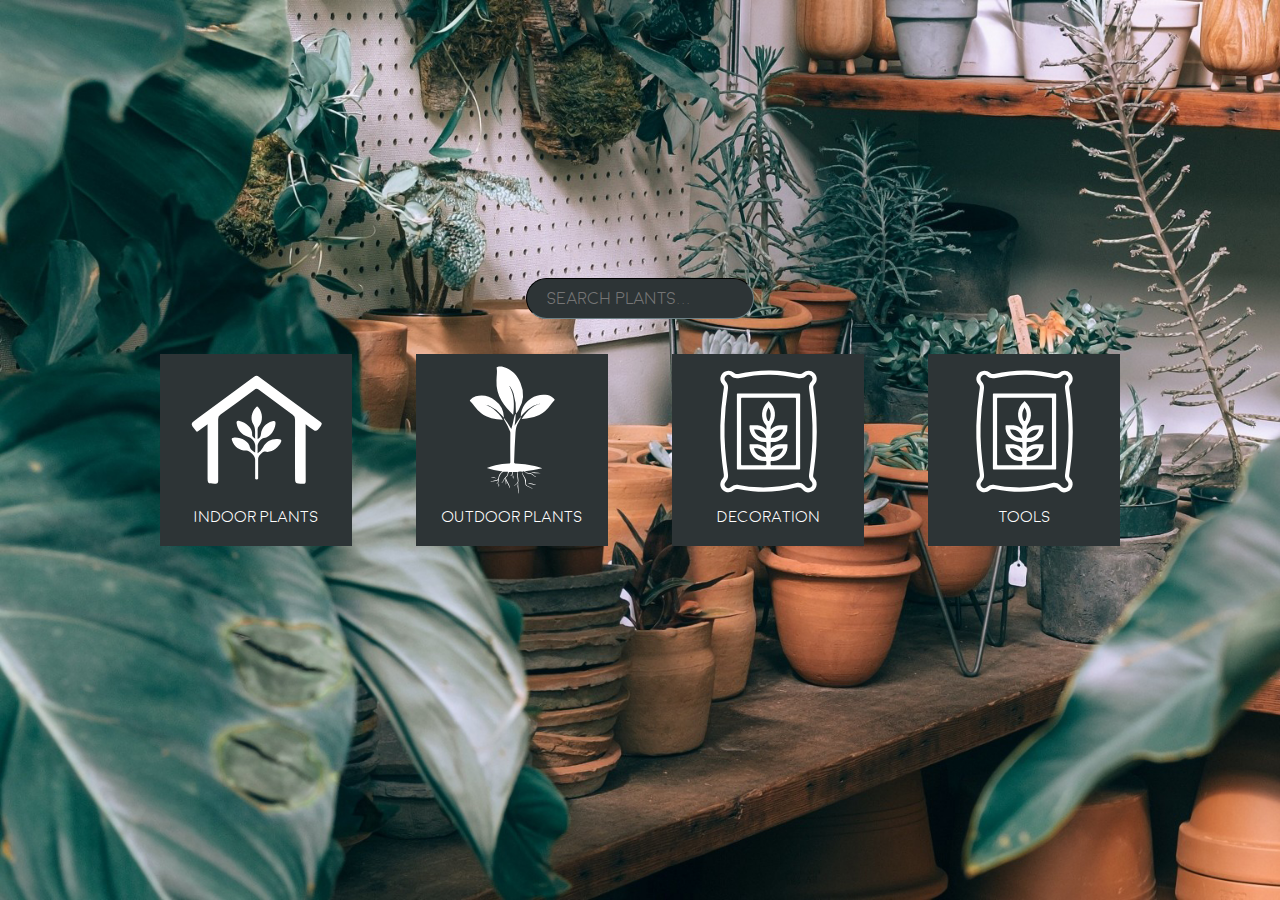
<file: index.html>
<!DOCTYPE HTML>
<html>
    <head>
        <meta charset="utf-8">
        <title>Plant Base</title>
        <link rel="stylesheet" href="home.css">
    </head>

    <body>
      <div class="search_bar">
          <input type="text" placeholder="Search plants...">
      </div>

      <div id="cards_container">
        <div class="card left_outer" onclick="location.href='indoor_plants.html';">
            <div class="front">
                <div class="front_card_icon">
                    <img src="image/indoor_plants_icon_white.svg">
                </div>

                <div class="front_card_text">
                    <p>Indoor Plants</p>
                </div>
            </div>

            <div class="back">
                <div class="back-content middle">
                    <p class="back-content_text">Indoor plants are one of the prevalent plant species!</p>
                </div>
            </div>
          </div>

          <div class="card left_inner" onclick="location.href='outdoor_plants.html';">
              <div class="front">
                <div class="front_card_icon">
                    <img src="image/outdoor_plants_icon_white.svg">
                </div>

                <div class="front_card_text">
                    <p>Outdoor Plants</p>
                </div>
              </div>

              <div class="back">
                <div class="back-content middle">
                    <p class="back-content_text">Outdoor plants are inferior to indoor plants.</p>
                </div>
              </div>
          </div>

          <div class="card right_inner" onclick="location.href='decorations.html';">
              <div class="front">
                  <div class="front_card_icon">
                      <img src="image/tools_icon_white.svg">
                  </div>

                  <div class="front_card_text">
                      <p>Decoration</p>
                  </div>
              </div>

              <div class="back">
                <div class="back-content middle">
                    <p class="back-content_text">Various decorations to enhance the look of your plants.</p>
                </div>
              </div>
          </div>

          <div class="card right_outer" onclick="location.href='tools.html'">
            <div class="front">
                <div class="front_card_icon">
                    <img src="image/tools_icon_white.svg">
                </div>

                <div class="front_card_text">
                    <p>Tools</p>
                </div>
            </div>

            <div class="back">
              <div class="back-content middle">
                  <p class="back-content_text">Various tools to help you grow plants.</p>
              </div>
          </div>
      </div>
    </body>
</html>
</file>
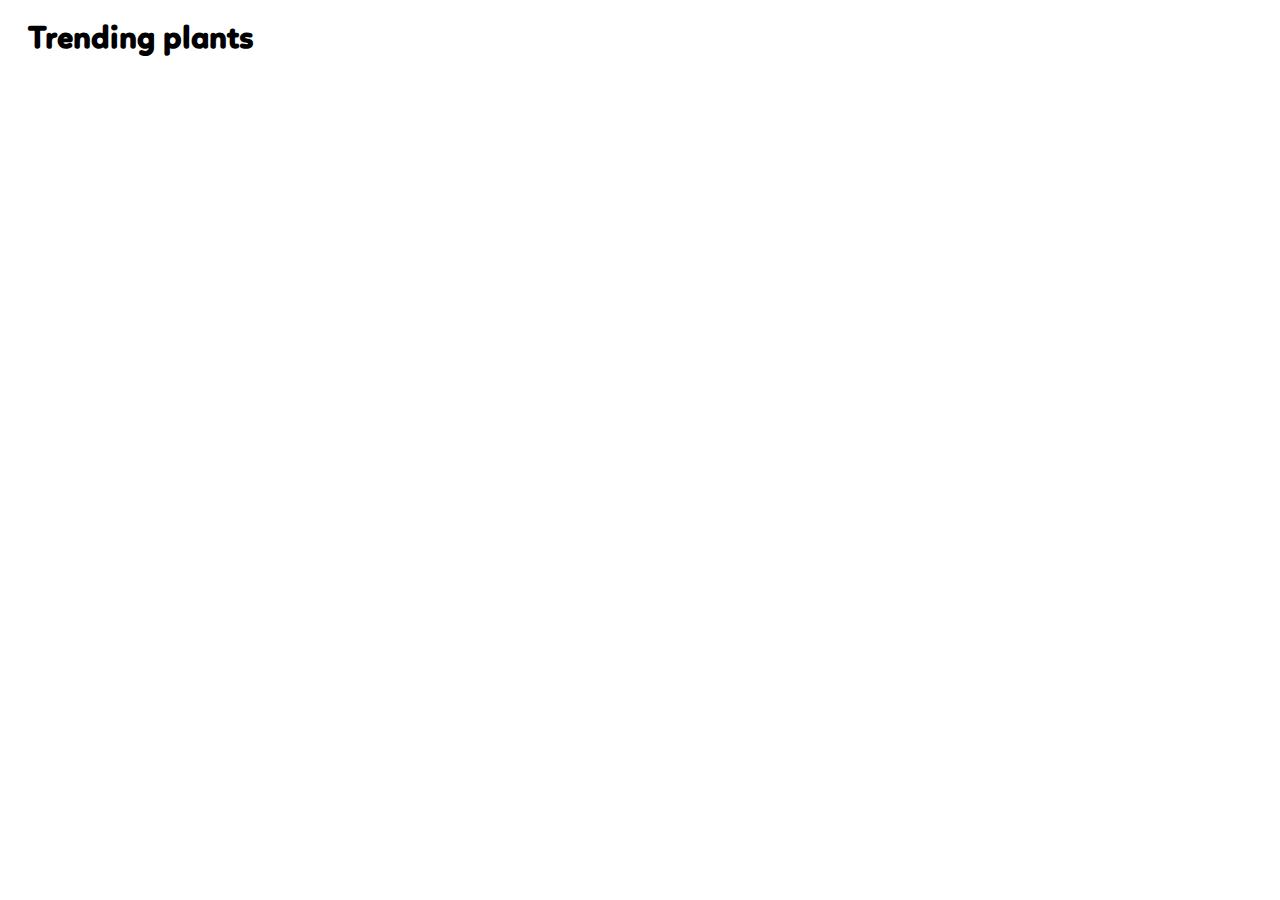
<file: indoor_plants.html>
<!DOCTYPE HTML>
<html>
  <head>
    <meta charset="utf-8">
    <title> Indoor Plants - Plant Base</title>
    <link rel="stylesheet" href="indoor_plants.css"/>
    <link rel="stylesheet" href="core/plantCard.css"/>
  </head>

  <body>
    <h1>Trending plants</h>

    <div id="trendingPlantsDivContainer">
      <div class="trendingPlantDiv" id="trendingPlant1"></div>
      <div class="trendingPlantDiv" id="trendingPlant2"></div>
      <div class="trendingPlantDiv" id="trendingPlant3"></div>
    </div>


    <script src="https://code.jquery.com/jquery-3.4.1.js"
            integrity="sha256-WpOohJOqMqqyKL9FccASB9O0KwACQJpFTUBLTYOVvVU="
            crossorigin="anonymous">
    </script>
    <script src="scripts/plantcardLoadingScript.js">
    </script>
  </body>
</html>
</file>
<file: home.css>
@font-face {
  src: url(fonts/Moon-Bold.ttf);
  font-family: moon_bold;
}

@font-face {
  src: url(fonts/Moon-Light.ttf);
  font-family: moon_light;
}

@font-face{
  src: url(../fonts/VRCF_ExtraBold.ttf);
  font-family: visby_extrabold;
}

*{
    margin: 0;
    padding: 0;
    text-decoration: none;
    font-family: "cursive";
}

body {
    background-image: url("image/background3_UHD.jpg");
    background-size: cover;
    background-attachment: fixed;
}

#cards_container{
  position: absolute;
  width: 100%;
  height: 15vw;

  /*
  border-style: dotted;
  border-color: #FFF111;
  */

  text-align: center;
  letter-spacing: 5vw;
  white-space: nowrap;
  overflow: hidden;

  top:50%;
  transform: translateY(-50%);
}

.left_outer{
  position: absolute;
  left: 20%;
  margin-left: -7.5vw;

  /*
  border-style: dotted;
  border-color: #FF0000;
  */
}

.left_inner{
  position: absolute;
  left: 40%;
  margin-left: -7.5vw;

  /*
  border-style: dotted;
  border-color: #00FF00;
  */
}

.right_inner {
  position: absolute;
  left: 60%;
  margin-left: -7.5vw;

  /*
  border-style: dotted;
  border-color: #0000FF;
  */
}

.right_outer {
  position: absolute;
  left:80%;
  margin-left: -7.5vw;

  /*
  border-style: dotted;
  border-color: #00FFFF;
  */
}

.card {
    cursor: pointer;
    width: 15vw;
    height: 15vw;

    letter-spacing: normal;
    white-space: normal;

    display: inline-block;
    vertical-align: middle;
}

.front, .back{
    width: 100%;
    height: 100%;
    overflow: hidden;
    backface-visibility: hidden;
    position: absolute;
    transition: transform .6s linear;
    background-color: #2D3436;
}

.front_card_icon{
    position: absolute;
    width: 100%;
    height: 100%;
    bottom: 10%;
    transform: scale(0.70);
}

.front_card_text {
  position:absolute;
  width: 100%;
  height: 100%;
  text-align: center;
  padding-top: 80%;
  color:white;
}

.front_card_text p {
  text-align: center;
  font-family: moon_light;
}

.back{
    background: #f1f1f1;
    transform: perspective(800px) rotateY(180deg);
}

.back-content{
    position: absolute;
    top:50%;
    transform:translateY(-50%);
    color: #2c3e50;
    text-align: center;
    width:100%;
}

.card:hover > .front{
    transform: perspective(800px) rotateY(-180deg);
}

.card:hover > .back{
    transform: perspective(800px) rotateY(0deg);
}

.search_bar{
  overflow: hidden;
  background-color: #e9e9e9;
}

.search_bar input[type=text] {
  position: fixed;
  left:50%;
  transform: translateX(-50%);
  top: 30%;

  background-color: #2D3436;
  color: #d0eaf0;
  border-color: #293133;
  border-width: 1px;

  font-family: moon_light;

  padding: 10px;
  padding-left: 20px;
  border-radius: 30px;
  margin-top: 8px;
  font-size: 17px;
}

/* When the screen is less than 600px wide, stack the links and the search field vertically instead of horizontally */
@media screen and (max-width: 600px) {
  .search_bar input[type=text] {
    float: none;
    display: block;
    text-align: left;
    width: 100%;
    margin: 0;
    padding: 14px;
  }
</file>
<file: indoor_plants.css>
@font-face {
  src: url("fonts/Linotte/Linotte Bold.otf");
  font-family: linotte_bold;
}

@font-face{
  src:url("fonts/Comfortaa-Bold.ttf");
  font-family: comfortaa_bold;
}


h1{
  position: relative;
  font-family: linotte_bold;
  left: 20px;
}


.navigationBar{
  width: 100%;
  height: 44px;

  min-width: 760px;

  text-align: center;
  white-space: nowrap;
  letter-spacing: 50px;

  background-color: #2D3436;
  position: sticky;
}

#navigationBar_homeIcon{
  position: relative;
  left: 8px;
  top: 4px;
  float: left;
  display: inline-block;

  min-width: 24px;
  min-height: 24px;
  max-width: 36px;
  max-height: 36px;

  width: 36px;
  height: 36px;

  margin-right: 20px;
}

#navigationBar_homeIcon img {
  width: 100%;
  height: 100%;
}

.navigationBar_options{
  float:left;

  height:44px;
  letter-spacing: normal;
  display: inline;

  list-style-type: none;
  margin: 0;
  padding: 0;
  overflow: hidden;
}

ul{
  position: relative;
}

ul li {
  float: right;

  width: 160px;
  height: 44px;
}

ul li a {
  display: block;
  color: white;
  text-align: center;
  padding: 14px 16px;
  text-decoration: none;
  font-family: comfortaa_bold;
  transition: 0.9s;
  text-decoration: none;
}

li a:hover{
  background-color: #111;
}

ul li:nth-child(4).active ~ .slide {
  left: 0;
  opacity: 1;
}
ul li:nth-child(3).active ~ .slide {
  left: 160px;
  opacity: 1;
}
ul li:nth-child(2).active ~ .slide {
  left: 320px;
  opacity: 1;
}
ul li:nth-child(1).active ~ .slide {
  left: 480px;
  opacity: 1;
}

.slide {
  position: absolute;
  width: 160px;
  height: 44px;
  top: 0;
  left: 0;
  background: #111;
  z-index: -1;
  transition: 0.5s;
  opacity: 0.5;
}

#trendingPlantsDivContainer{
  position: relative;
  text-align: center;
  white-space: nowrap;
  letter-spacing: 50px;

/*
  border-color: #FF0000;
  border-style: solid;
*/
  width:90%;
  height: 40%;
  top: 40px;
  left: 20px;

  margin-right: 20px;
}

.trendingPlantDiv {
  position: relative;
  letter-spacing: normal;
  white-space: normal;
  display: inline-block;
  vertical-align: center;
}

#trendingPlant1{
  /*
  border-color: #00ff00;
  border-style: dotted;
  */
  width: 45%;
  min-width: 250px;
}

#trendingPlant2{
  /*
  border-color: #0000ff;
  border-style: dotted;
  */
  width: 45%;
  min.width: 250px;
}
</file>
<file: core/plantCard.css>
@font-face {
  src: url(../fonts/Comfortaa-Bold.ttf);
  font-family: comfortaa_bold;
}

@font-face {
  src: url(../fonts/Comfortaa-Light.ttf);
  font-family: comfortaa_light;
}

@font-face{
  src: url(../fonts/Comfortaa-Medium.ttf);
  font-family: comfortaa_medium;
}

@font-face{
  src: url(../fonts/Moon-Bold.otf);
  font-family: moon_bold;
}

.plantcard_container{
  width: 16%;
  height: 26%;
  background-color: #FFFFFF;
  display: inline-block;
  text-align: center;
  margin-right: 4%;
  margin-bottom: 2%;

  /*This prevents risizing below 220px and beyond 300px of width.*/
  min-width: 240px;
  max-width: 320px;

  min-height: 380px;
  max-height: 500px;

  box-shadow: 0 1px 2px rgba(0, 0, 0, 0.15);
  transition: box-shadow 0.3s ease-in-out;
}

.plantcard_image{
  width: 100%;
  height: 100%;
  display: inline-block;

  margin-top: 10px;
  margin-bottom: 0px;
}

.plantcard_name {
  position: relative;
  width: 100%;
  height: 100%;
  /*background-color: #F1F1FF;*/
  margin-top: 20px;
}
.plantcard_image img{
  width: 80%;
  height: 80%;
  margin-top: -10px;
}

.plantcard_name p {
  font-family: comfortaa_light;
  position: relative;
  width: 100%;
  height: 100%;
  font-size: 26px;
  margin-top: 5px;
  word-break: break-all;
}

.plantcard_specification{
  position: relative;

  /*background-color: #FFFF00;*/
  width: 100%;
  height: 100%;
  display: flex;
  align-items: center;
  justify-content: center;
  margin: 0 auto;

  top: 38px;
}

.plantcard_watering_info{
  width: 40%;
  height: 100%;
  text-align: left;
  /*background-color: #FF00FF;*/
  margin-right: 6%;
  margin-top: 2%;
  margin-bottom: 2%;
  padding-top: 1%;
}

.water_droplet{
  transform: scaleY(1.6);
  transform: scaleX(1.2);
}

.plantcard_best_price {
  /*background-color: #00FF00;*/
  width: 20%;
  height: 30px;
  margin-right: 4px;
}

.plantcard_best_price p {
  position: relative;
  font-family: comfortaa_light;
  font-size: 20px;
  margin-top: 0px;
  top:20%;
  color: #A2A2A2;
}

.plantcard_avg_size {
  width: 20%;
  height: 30px;
  /*background-color: #FFF1F1;*/
}

.plantcard_avg_size p {
  margin-top: 0px;

  position: relative;
  top: 20%;
  font-family: comfortaa_light;
  font-size: 20px;
  color:#A2A2A2;
}

.plantcard_divider{
  position: relative;
  width: 100%;
  height: 1px;
  background-color: #E1E1E1;
  display: inline-block;
}

.plantcard_information_button{
  background: none;
  border: none;
  width: 55%;
  height: 30%;
  padding-top: 4%;
  padding-bottom: 4%;
  background-color: #FAA613;
  border-radius: 4px;
  display:inline-block;
  margin-bottom: 3%;
  font-family: moon_bold;
  font-size: 14px;

  transition: .6s;
  overflow: hidden;

  /*border-color: #567F84;
  border-style: dotted;*/
}

button:hover{
  background: #338033;
  cursor: pointer;
}

.plantcard_container:hover{
  box-shadow: 0 2px 6px rgba(0, 0, 0, 0.5);
}
</file>
